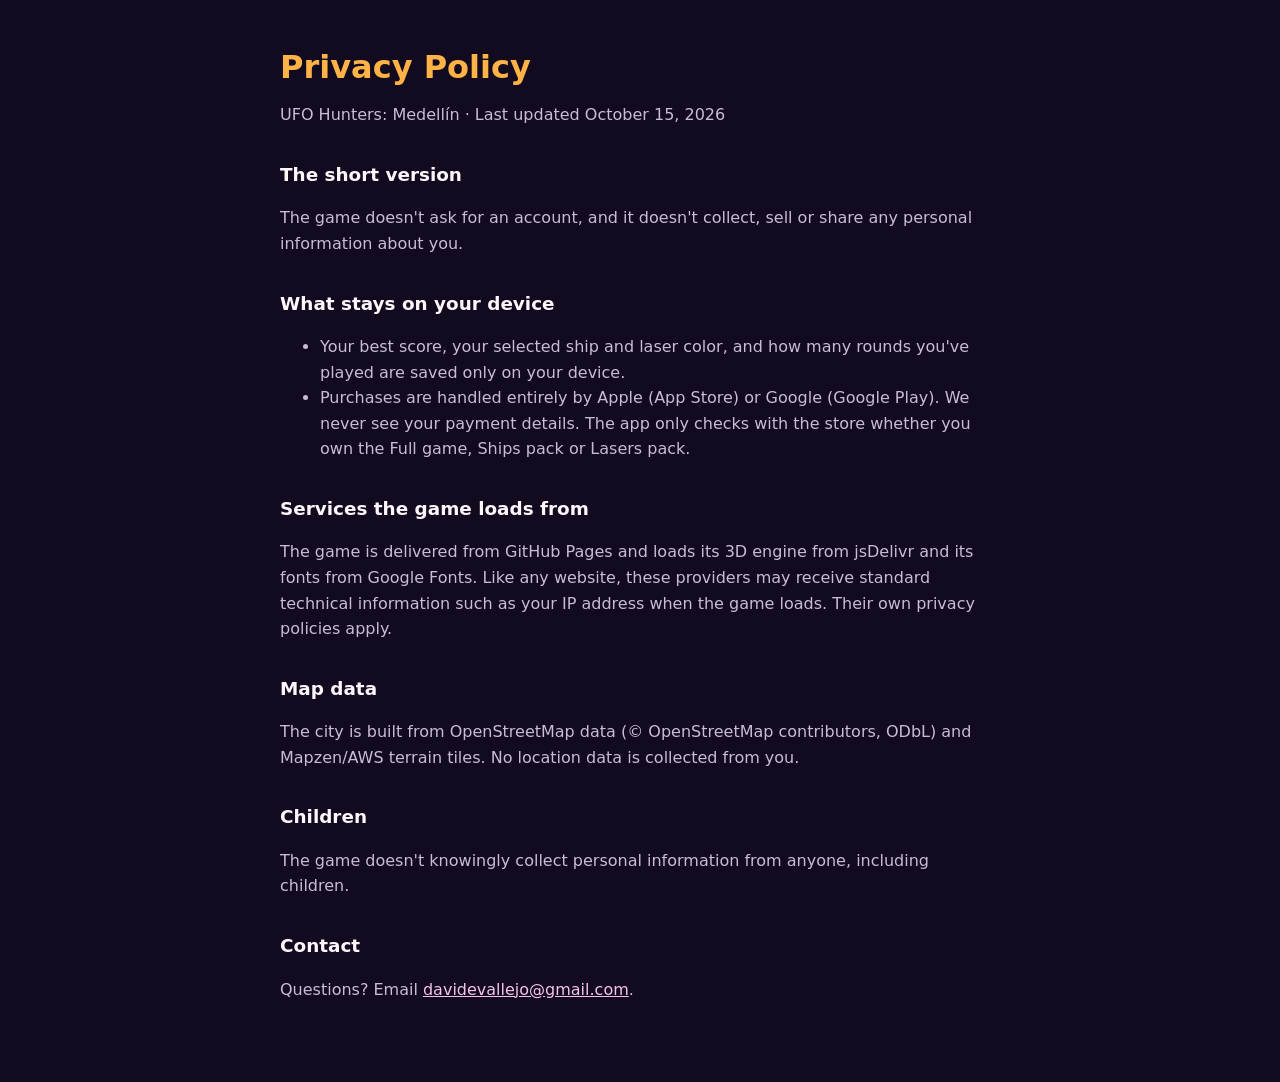
<file: privacy/index.html>
<!doctype html>
<html lang="en">
<head>
<meta charset="utf-8">
<meta name="viewport" content="width=device-width, initial-scale=1">
<title>Privacy Policy · UFO Hunters: Medellín</title>
<style>
  :root { --bg: #120a1e; --ink: #fff7fb; --muted: #c9bcd6; --accent: #ffb347; --link: #f7c2ea; }
  body { margin: 0; background: var(--bg); color: var(--ink); font: 16px/1.6 system-ui, -apple-system, sans-serif; }
  main { max-width: 720px; margin: 0 auto; padding: 48px 16px 64px; }
  h1 { color: var(--accent); font-size: 2rem; line-height: 1.2; margin: 0 0 4px; }
  h2 { font-size: 1.15rem; margin: 32px 0 6px; }
  p, li { color: var(--muted); }
  a { color: var(--link); }
</style>
</head>
<body>
<main>
  <h1>Privacy Policy</h1>
  <p>UFO Hunters: Medellín · Last updated October 15, 2026</p>

  <h2>The short version</h2>
  <p>The game doesn't ask for an account, and it doesn't collect, sell or share any personal information about you.</p>

  <h2>What stays on your device</h2>
  <ul>
    <li>Your best score, your selected ship and laser color, and how many rounds you've played are saved only on your device.</li>
    <li>Purchases are handled entirely by Apple (App Store) or Google (Google Play). We never see your payment details. The app only checks with the store whether you own the Full game, Ships pack or Lasers pack.</li>
  </ul>

  <h2>Services the game loads from</h2>
  <p>The game is delivered from GitHub Pages and loads its 3D engine from jsDelivr and its fonts from Google Fonts. Like any website, these providers may receive standard technical information such as your IP address when the game loads. Their own privacy policies apply.</p>

  <h2>Map data</h2>
  <p>The city is built from OpenStreetMap data (© OpenStreetMap contributors, ODbL) and Mapzen/AWS terrain tiles. No location data is collected from you.</p>

  <h2>Children</h2>
  <p>The game doesn't knowingly collect personal information from anyone, including children.</p>

  <h2>Contact</h2>
  <p>Questions? Email <a href="mailto:davidevallejo@gmail.com">davidevallejo@gmail.com</a>.</p>
</main>
</body>
</html>
</file>
